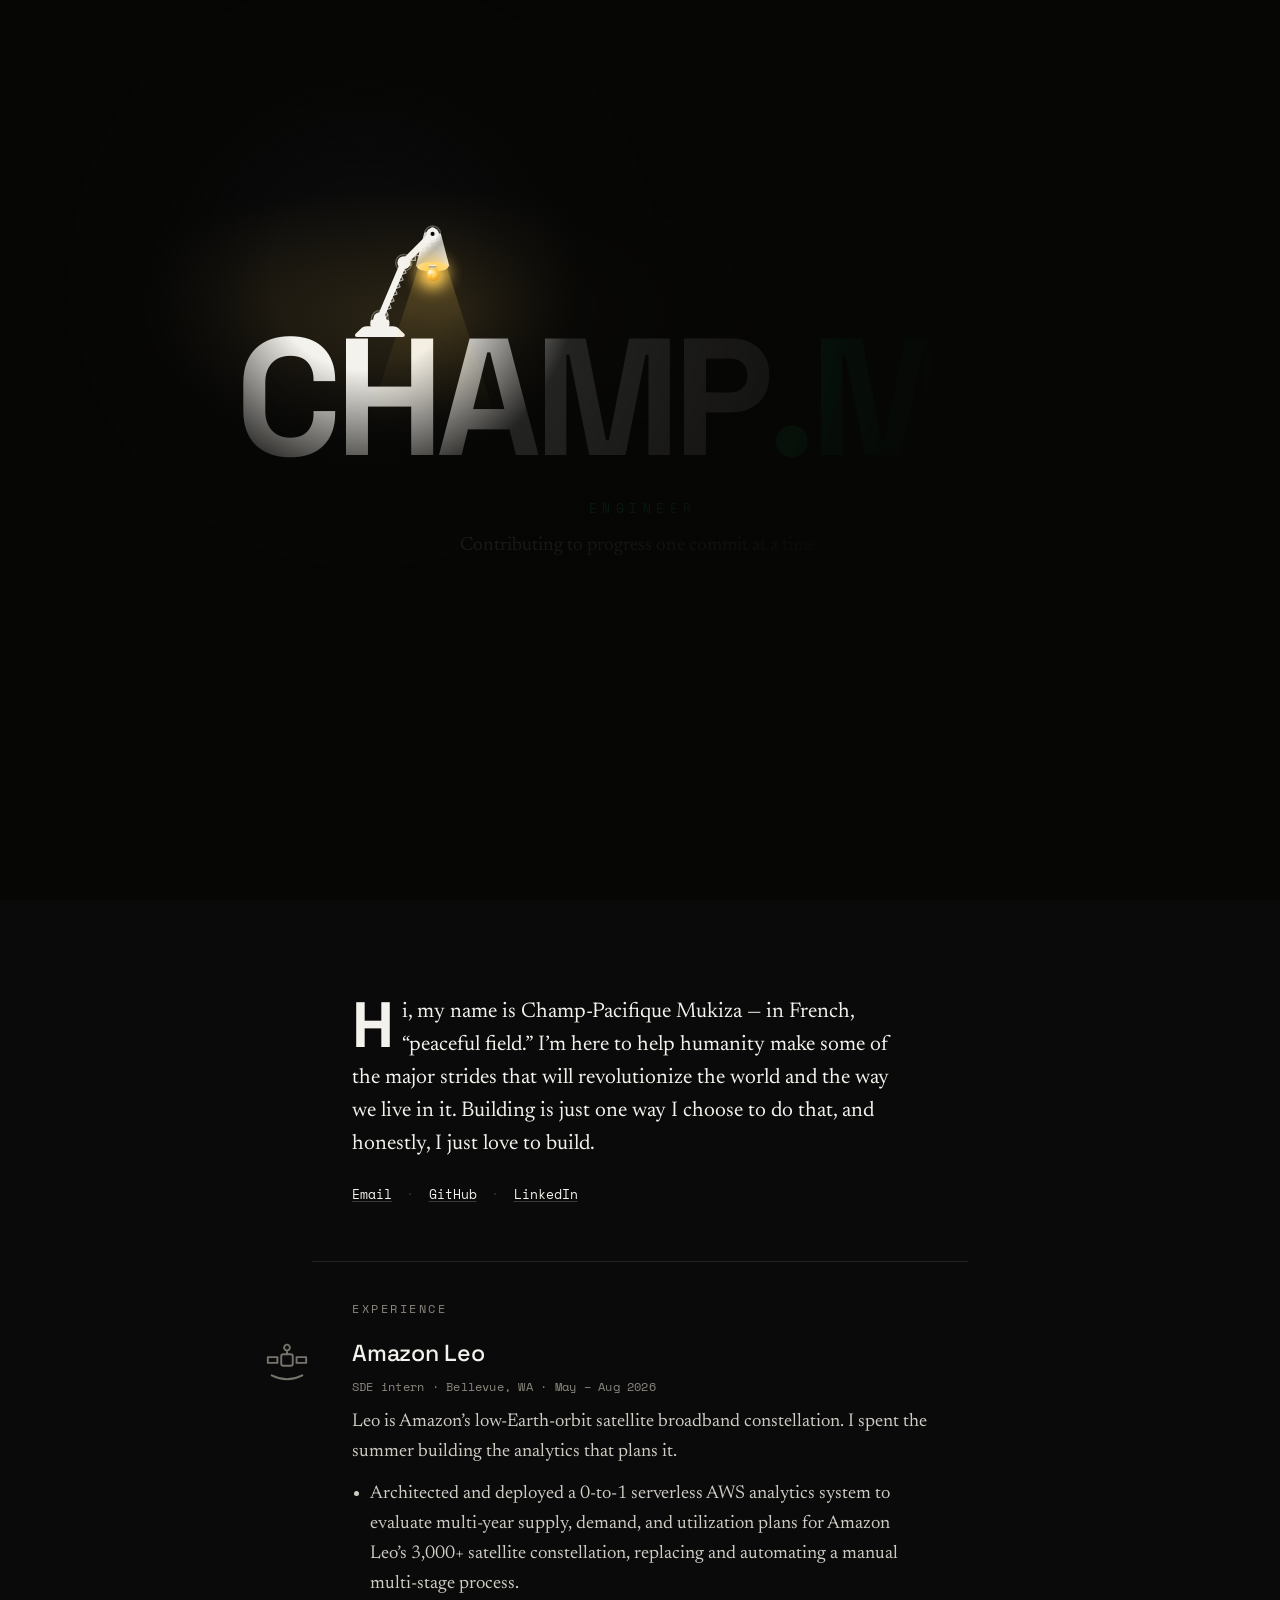
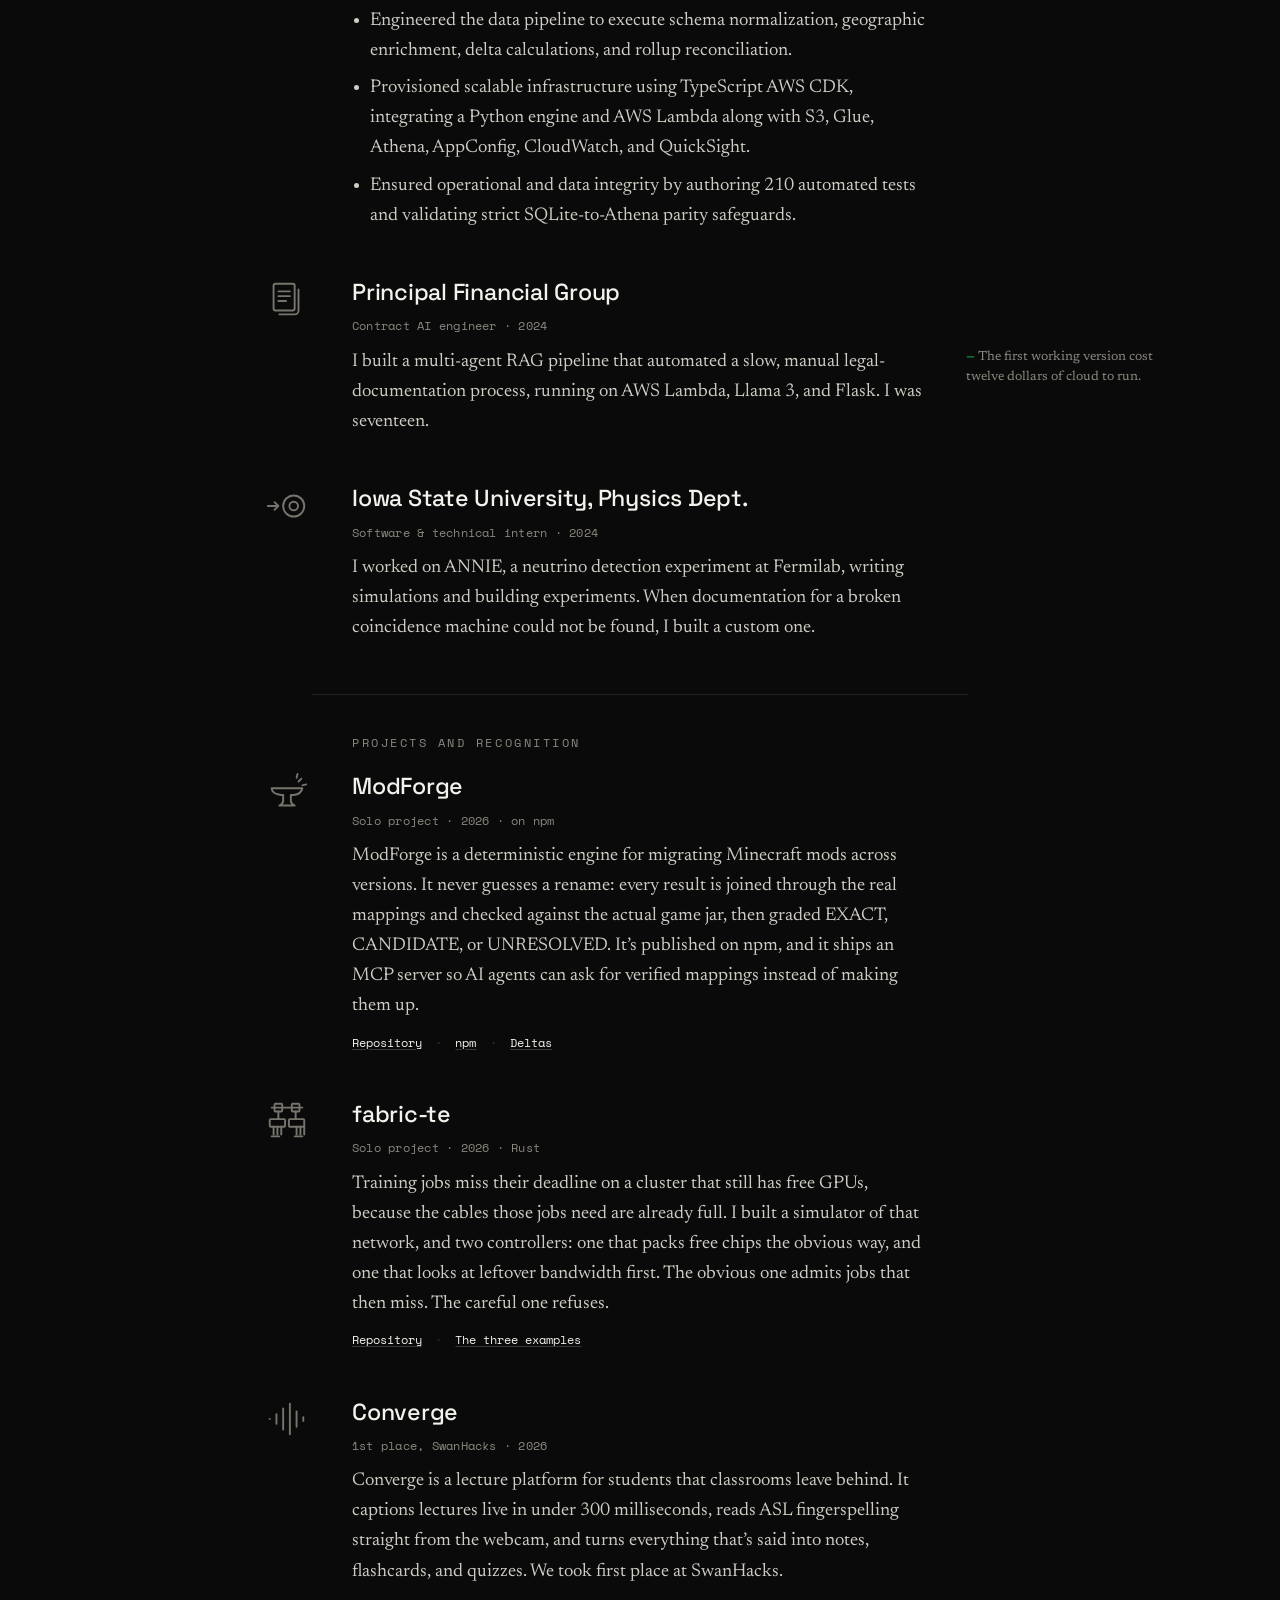
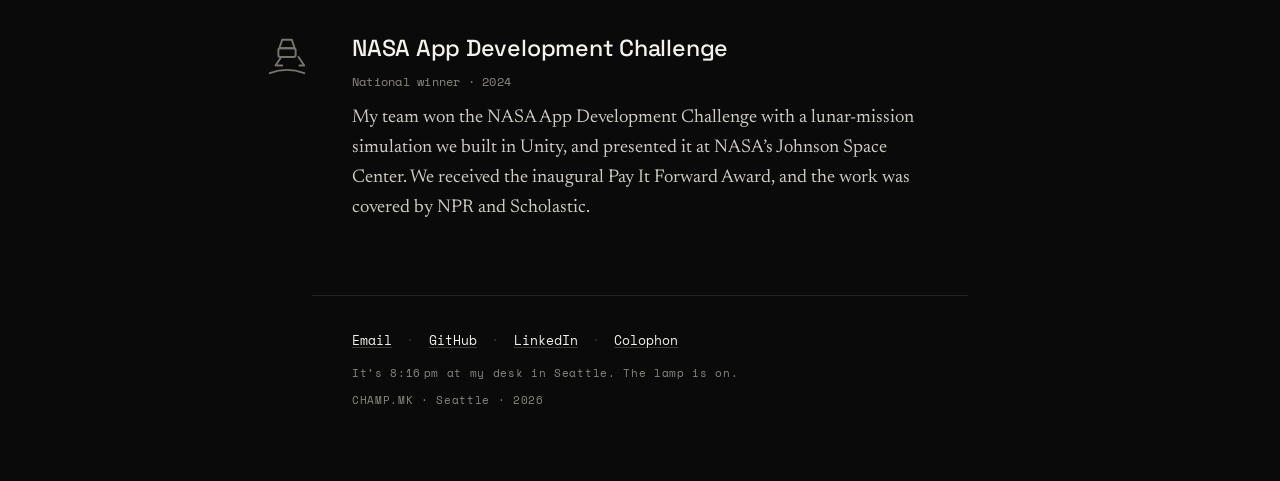
<file: index.html>
<!DOCTYPE html>
<html lang="en">
<head>
<meta charset="utf-8">
<meta name="viewport" content="width=device-width, initial-scale=1">
<meta name="color-scheme" content="dark light">
<script>try{var u=new URLSearchParams(location.search).get('theme');var t=u||localStorage.getItem('theme');if(t!=='light'&&t!=='dark'){var h=+new Intl.DateTimeFormat('en-US',{timeZone:'America/Los_Angeles',hour:'numeric',hourCycle:'h23'}).format(new Date());t=(h>=19||h<7)?'dark':'light';}document.documentElement.dataset.theme=t;}catch(e){document.documentElement.dataset.theme='dark';}</script>
<title>CHAMP.MK — Champ-Pacifique Mukiza</title>
<meta name="description" content="Champ-Pacifique Mukiza. Engineer, contributing to progress one commit at a time. Amazon Leo, ModForge, and more.">
<meta property="og:title" content="CHAMP.MK — Champ-Pacifique Mukiza">
<meta property="og:description" content="Engineer. Contributing to progress one commit at a time.">
<meta property="og:type" content="website">
<meta property="og:url" content="https://champmukiza.site">
<meta property="og:image" content="https://champmukiza.site/og.png">
<meta property="og:image:width" content="1200">
<meta property="og:image:height" content="630">
<meta name="twitter:card" content="summary_large_image">
<link rel="canonical" href="https://champmukiza.site">
<link rel="icon" type="image/svg+xml" href="favicon.svg">
<link rel="stylesheet" href="fonts.css?v=1">
<link rel="stylesheet" href="styles.css?v=13">
<noscript><style>#intro{display:none}</style></noscript>
</head>
<body>

<!-- ============================================================
     INTRO — the room is dark. The lamp flickers on and its light
     pools outward, revealing the page the way light actually would.
     Driven by intro.js; skippable; once per session; reduced-motion aware.
     ============================================================ -->
<div id="intro" aria-hidden="true"></div>

<a class="skip" href="#about">Skip to content</a>

<main>

  <!-- ===== HOME / HERO ===== -->
  <section id="home" class="hero">
    <div class="wordmark-wrap">
      <button class="lamp" type="button" aria-label="Toggle the light" aria-pressed="false" title="Click to switch. Grab the shade to aim. Grab an arm to pose it.">
        <svg viewBox="0 0 150 160" aria-hidden="true" focusable="false">
          <defs>
            <filter id="lglow" x="-160%" y="-160%" width="420%" height="420%">
              <feGaussianBlur stdDeviation="6"/>
            </filter>
            <linearGradient id="beamGrad" x1="0" y1="0" x2="0" y2="1">
              <stop offset="0" stop-color="#ffcf5a" stop-opacity="0.28"/>
              <stop offset="0.35" stop-color="#ffcf5a" stop-opacity="0.10"/>
              <stop offset="1" stop-color="#ffcf5a" stop-opacity="0"/>
            </linearGradient>
            <linearGradient id="shadeMetal" gradientUnits="userSpaceOnUse" x1="90" y1="72" x2="118" y2="100">
              <stop offset="0" stop-color="currentColor" stop-opacity="0.58"/>
              <stop offset="0.28" stop-color="currentColor" stop-opacity="1"/>
              <stop offset="0.5" stop-color="currentColor" stop-opacity="0.72"/>
              <stop offset="1" stop-color="currentColor" stop-opacity="1"/>
            </linearGradient>
            <radialGradient id="bulbOn" cx="38%" cy="32%" r="72%">
              <stop offset="0" stop-color="#fff6d0"/>
              <stop offset="0.42" stop-color="#ffd35a"/>
              <stop offset="1" stop-color="#e09218"/>
            </radialGradient>
          </defs>
          <!-- weighted base: flat bottom resting on the letters -->
          <path class="l-solid" d="M41 158 Q38.5 158 39.5 155.6 L45 150.4 Q46.2 149 49 149 L71 149 Q73.8 149 75 150.4 L80.5 155.6 Q81.5 158 79 158 Z"/>
          <rect class="l-solid" x="52" y="143.5" width="16" height="6.5" rx="2.4"/>
          <circle class="l-washer" cx="60" cy="143" r="7.1"/>
          <circle class="l-joint" cx="60" cy="143" r="5.6"/>
          <circle class="l-bolt"  cx="60" cy="143" r="1.9"/>

          <!-- lower arm, nested: poseable around the base pivot -->
          <g class="l-lower">
            <path class="l-hit l-hit-lower" d="M60 143 L80 96"/>
            <path class="l-arm" d="M60 143 L80 96"/>
            <path class="l-spring" d="M64.0 142.0 L66.8 139.7 L64.9 135.5 L69.3 133.9 L67.4 129.6 L71.8 128.0 L69.9 123.7 L74.3 122.1 L72.4 117.8 L76.8 116.2 L74.9 112.0 L79.3 110.4 L77.4 106.1 L81.8 104.5 L79.9 100.2 L84.3 98.6 L84.0 95.0"/>
            <circle class="l-washer" cx="80" cy="96" r="6.8"/>
            <circle class="l-joint" cx="80" cy="96" r="5.4"/>
            <circle class="l-bolt"  cx="80" cy="96" r="1.8"/>

            <g class="l-upper">
              <path class="l-hit l-hit-upper" d="M80 96 L104 72"/>
              <path class="l-arm" d="M80 96 L104 72"/>
              <path class="l-spring" d="M82.5 99.0 L85.6 98.1 L85.4 93.9 L89.6 94.1 L89.4 89.9 L93.6 90.1 L93.4 85.9 L97.6 86.1 L97.4 81.9 L101.6 82.1 L101.4 77.9 L105.6 78.1 L106.5 75.0"/>

              <!-- HEAD — shade, bulb, beam. Pivot hardware stays on the arm. -->
              <g class="l-head">
                <path class="l-beam" d="M92 100 L116 100 L158 230 L50 230 Z"/>
                <path class="l-shade" d="M97 71 Q104 68 111 72 L118 99 Q104 104 90 99 Z"/>
                <path class="l-shine" d="M99 76 Q103 72 107 74"/>
                <circle class="l-solid" cx="104" cy="68.5" r="2"/>
                <ellipse class="l-mouth" cx="104" cy="99.5" rx="13" ry="4"/>
                <circle class="l-glow" cx="104" cy="105" r="13" filter="url(#lglow)"/>
                <g class="l-socket">
                  <path class="l-base" d="M100.8 97.8 h6.4 l-0.8 3.4 h-4.8 z"/>
                  <path class="l-thread" d="M101.2 99.2 h5.6 m-5.5 1.1 h5.4"/>
                  <path class="l-bulb" d="M102 101 q-3 2.2 -3 5 a5.4 5.4 0 1 0 10.8 0 q0 -2.8 -3 -5 z"/>
                  <path class="l-filament" d="M102.6 104.2 l1.1 1.6 l-1.6 1.6 l1.6 1.7 l-1.1 1.4"/>
                  <circle class="l-spec" cx="101.9" cy="103.8" r="1.6"/>
                  <path class="l-crack" d="M100.5 105.5 l2.6 1.7 l-2 1.9 l2.8 1.5"/>
                </g>
              </g>
              <circle class="l-washer" cx="104" cy="72" r="6.6"/>
              <circle class="l-joint" cx="104" cy="72" r="5.2"/>
              <circle class="l-bolt"  cx="104" cy="72" r="1.7"/>
            </g>
          </g>
        </svg>
      </button>
      <h1 class="wordmark"><span class="w-champ" tabindex="0" role="button" aria-expanded="false" aria-controls="champ-def" title="champ, n.m.">CHAMP</span><span class="dotmk">.MK</span></h1>
      <span class="defcard" id="champ-def" hidden>
        <span class="def-word" lang="fr">champ</span> <span class="def-ipa">/&#643;&#593;&#771;/</span> <span class="def-pos">n.m.</span> &mdash; French: <b>field</b>.<br>
        <i lang="fr">champ de vision</i> &mdash; field of view.<br>
        <i lang="fr">profondeur de champ</i> &mdash; depth of field.<br>
        <span class="def-note">Champ-Pacifique &mdash; &ldquo;peaceful field.&rdquo;</span>
      </span>
    </div>
    <p class="role">Engineer</p>
    <p class="tag">Contributing to progress one commit at a time.</p>
    <a class="scroll-cue" href="#about" aria-label="Scroll to content">
      <span>scroll</span>
    </a>
  </section>

  <!-- ===== ABOUT ===== -->
  <section id="about" class="about" tabindex="-1">
    <p class="lede">
      Hi, my name is Champ-Pacifique Mukiza &mdash; in French, &ldquo;peaceful
      field.&rdquo; I&rsquo;m here to help humanity make some of the major
      strides that will revolutionize the world and the way we live in it.
      Building is just one way I choose to do that, and honestly, I just love
      to build.
    </p>
    <p class="contact">
      <a href="mailto:champpacifiquemukiza@gmail.com">Email</a>
      <span class="dot" aria-hidden="true">&middot;</span>
      <a href="https://github.com/champmk">GitHub</a>
      <span class="dot" aria-hidden="true">&middot;</span>
      <a href="https://www.linkedin.com/in/champmukiza">LinkedIn</a>
    </p>
  </section>

  <!-- ===== EXPERIENCE ===== -->
  <section id="experience" aria-labelledby="exp-h">
    <h2 id="exp-h" class="label">Experience</h2>

    <article class="entry">
      <!-- each project keeps one hand-drawn object in the margin,
           in the lamp's dialect; it draws itself when the light finds it -->
      <svg class="obj" viewBox="0 0 48 48" aria-hidden="true" focusable="false">
        <rect x="18" y="18" width="12" height="12" rx="2" pathLength="100"/>
        <path d="M4 21 h10 v6 H4 z" pathLength="100"/>
        <path d="M34 21 h10 v6 h-10 z" pathLength="100"/>
        <path d="M24 18 v-4 m0 -6 a3 3 0 1 0 0.01 0" pathLength="100"/>
        <path d="M8 40 q16 8 32 0" pathLength="100"/>
      </svg>
      <h3>Amazon Leo</h3>
      <p class="meta">SDE intern &middot; Bellevue, WA &middot; May &ndash; Aug 2026</p>
      <p>
        Leo is Amazon&rsquo;s low-Earth-orbit satellite broadband constellation.
        I spent the summer building the analytics that plans it.
      </p>
      <ul>
        <li>Architected and deployed a 0-to-1 serverless AWS analytics system to evaluate multi-year supply, demand, and utilization plans for Amazon Leo&rsquo;s 3,000+ satellite constellation, replacing and automating a manual multi-stage process.</li>
        <li>Engineered the data pipeline to execute schema normalization, geographic enrichment, delta calculations, and rollup reconciliation.</li>
        <li>Provisioned scalable infrastructure using TypeScript AWS CDK, integrating a Python engine and AWS Lambda along with S3, Glue, Athena, AppConfig, CloudWatch, and QuickSight.</li>
        <li>Ensured operational and data integrity by authoring 210 automated tests and validating strict SQLite-to-Athena parity safeguards.</li>
      </ul>
    </article>

    <article class="entry">
      <svg class="obj" viewBox="0 0 48 48" aria-hidden="true" focusable="false">
        <rect x="10" y="8" width="22" height="28" rx="2" pathLength="100"/>
        <path d="M15 16 h12 m-12 5 h12 m-12 5 h8" pathLength="100"/>
        <path d="M36 14 v22 a4 4 0 0 1 -4 4 H16" pathLength="100"/>
      </svg>
      <h3>Principal Financial Group</h3>
      <p class="meta">Contract AI engineer &middot; 2024</p>
      <p>
        I built a multi-agent RAG pipeline that automated a slow, manual
        legal-documentation process, running on AWS Lambda, Llama&nbsp;3, and
        Flask. I was seventeen.
        <span class="note">The first working version cost twelve dollars of
        cloud to run.</span>
      </p>
    </article>

    <article class="entry">
      <svg class="obj" viewBox="0 0 48 48" aria-hidden="true" focusable="false">
        <path d="M4 24 h11 m-4 -4 l4 4 l-4 4" pathLength="100"/>
        <circle cx="31" cy="24" r="11" pathLength="100"/>
        <circle cx="31" cy="24" r="4.5" pathLength="100"/>
      </svg>
      <h3>Iowa State University, Physics Dept.</h3>
      <p class="meta">Software &amp; technical intern &middot; 2024</p>
      <p>
        I worked on ANNIE, a neutrino detection experiment at Fermilab, writing
        simulations and building experiments. When documentation for a broken
        coincidence machine could not be found, I built a custom one.
      </p>
    </article>
  </section>

  <!-- ===== PROJECTS AND RECOGNITION ===== -->
  <section id="made" aria-labelledby="made-h">
    <h2 id="made-h" class="label">Projects and recognition</h2>

    <article class="entry">
      <svg class="obj" viewBox="0 0 48 48" aria-hidden="true" focusable="false">
        <path d="M8 18 h32 q-1 6 -9 7 h-3 v6 q0 3 4 5 h-16 q4 -2 4 -5 v-6 h-2 q-10 -1 -10 -7 z" pathLength="100"/>
        <path d="M36 11 l3 -3 m1 7 l4 -1 m-10 -7 l1 -4" pathLength="100"/>
      </svg>
      <h3>ModForge</h3>
      <p class="meta">Solo project &middot; 2026 &middot; on npm</p>
      <p>
        ModForge is a deterministic engine for migrating Minecraft mods across
        versions. It never guesses a rename: every result is joined through the
        real mappings and checked against the actual game jar, then graded
        EXACT, CANDIDATE, or UNRESOLVED. It&rsquo;s published on npm, and it
        ships an MCP server so AI agents can ask for verified mappings instead
        of making them up.
      </p>
      <p class="links">
        <a href="https://github.com/champmk/modforge">Repository</a>
        <span class="dot" aria-hidden="true">&middot;</span>
        <a href="https://www.npmjs.com/package/modforge">npm</a>
        <span class="dot" aria-hidden="true">&middot;</span>
        <a href="https://github.com/champmk/modforge-deltas">Deltas</a>
      </p>
    </article>

    <article class="entry">
      <svg class="obj" viewBox="0 0 48 48" aria-hidden="true" focusable="false">
        <path d="M8 10 h32" pathLength="100"/>
        <rect x="11" y="6" width="8" height="8" rx="1" pathLength="100"/>
        <rect x="29" y="6" width="8" height="8" rx="1" pathLength="100"/>
        <path d="M15 14 v8 m18 -8 v8" pathLength="100"/>
        <rect x="6" y="22" width="16" height="8" rx="1" pathLength="100"/>
        <rect x="26" y="22" width="16" height="8" rx="1" pathLength="100"/>
        <path d="M10 30 v8 m4 0 v-8 m4 8 v-8 m16 0 v8 m4 0 v-8 m4 8 v-8" pathLength="100"/>
        <path d="M8 40 h8 m16 0 h8" pathLength="100"/>
      </svg>
      <h3>fabric-te</h3>
      <p class="meta">Solo project &middot; 2026 &middot; Rust</p>
      <p>
        Training jobs miss their deadline on a cluster that still has free
        GPUs, because the cables those jobs need are already full. I built a
        simulator of that network, and two controllers: one that packs free
        chips the obvious way, and one that looks at leftover bandwidth first.
        The obvious one admits jobs that then miss. The careful one refuses.
      </p>
      <p class="links">
        <a href="https://github.com/champmk/fabric-te">Repository</a>
        <span class="dot" aria-hidden="true">&middot;</span>
        <a href="fabric.html">The three examples</a>
      </p>
    </article>

    <article class="entry">
      <svg class="obj" viewBox="0 0 48 48" aria-hidden="true" focusable="false">
        <path d="M6 24 v0.01 M13 19 v10 M20 13 v22 M27 8 v32 M34 16 v16 M41 22 v4" pathLength="100"/>
      </svg>
      <h3>Converge</h3>
      <p class="meta">1st place, SwanHacks &middot; 2026</p>
      <p>
        Converge is a lecture platform for students that classrooms leave behind.
        It captions lectures live in under 300&nbsp;milliseconds, reads ASL
        fingerspelling straight from the webcam, and turns everything that&rsquo;s
        said into notes, flashcards, and quizzes. We took first place at SwanHacks.
      </p>
    </article>

    <article class="entry">
      <svg class="obj" viewBox="0 0 48 48" aria-hidden="true" focusable="false">
        <path d="M19 8 h10 l3 9 h-16 z" pathLength="100"/>
        <rect x="15" y="17" width="18" height="9" rx="2" pathLength="100"/>
        <path d="M18 26 l-6 9 m24 -9 l6 9 m-28 0 h5 m18 0 h5" pathLength="100"/>
        <path d="M6 43 q18 -7 36 0" pathLength="100"/>
      </svg>
      <h3>NASA App Development Challenge</h3>
      <p class="meta">National winner &middot; 2024</p>
      <p>
        My team won the NASA App Development Challenge with a lunar-mission
        simulation we built in Unity, and presented it at NASA&rsquo;s Johnson
        Space Center. We received the inaugural Pay It Forward Award, and the work
        was covered by NPR and Scholastic.
      </p>
    </article>

  </section>

  <footer>
    <p class="contact">
      <a href="mailto:champpacifiquemukiza@gmail.com">Email</a>
      <span class="dot" aria-hidden="true">&middot;</span>
      <a href="https://github.com/champmk">GitHub</a>
      <span class="dot" aria-hidden="true">&middot;</span>
      <a href="https://www.linkedin.com/in/champmukiza">LinkedIn</a>
      <span class="dot" aria-hidden="true">&middot;</span>
      <a href="colophon.html">Colophon</a>
    </p>
    <p class="colophon desk-line" id="desk-clock" hidden></p>
    <p class="colophon" id="commit-line" hidden></p>
    <p class="colophon">CHAMP.MK &middot; Seattle &middot; 2026</p>
  </footer>

</main>

<script src="intro.js?v=2" defer></script>
<script src="lamp.js?v=4" defer></script>
<script src="desk.js" defer></script>
<script src="honest.js?v=2" defer></script>
</body>
</html>
</file>
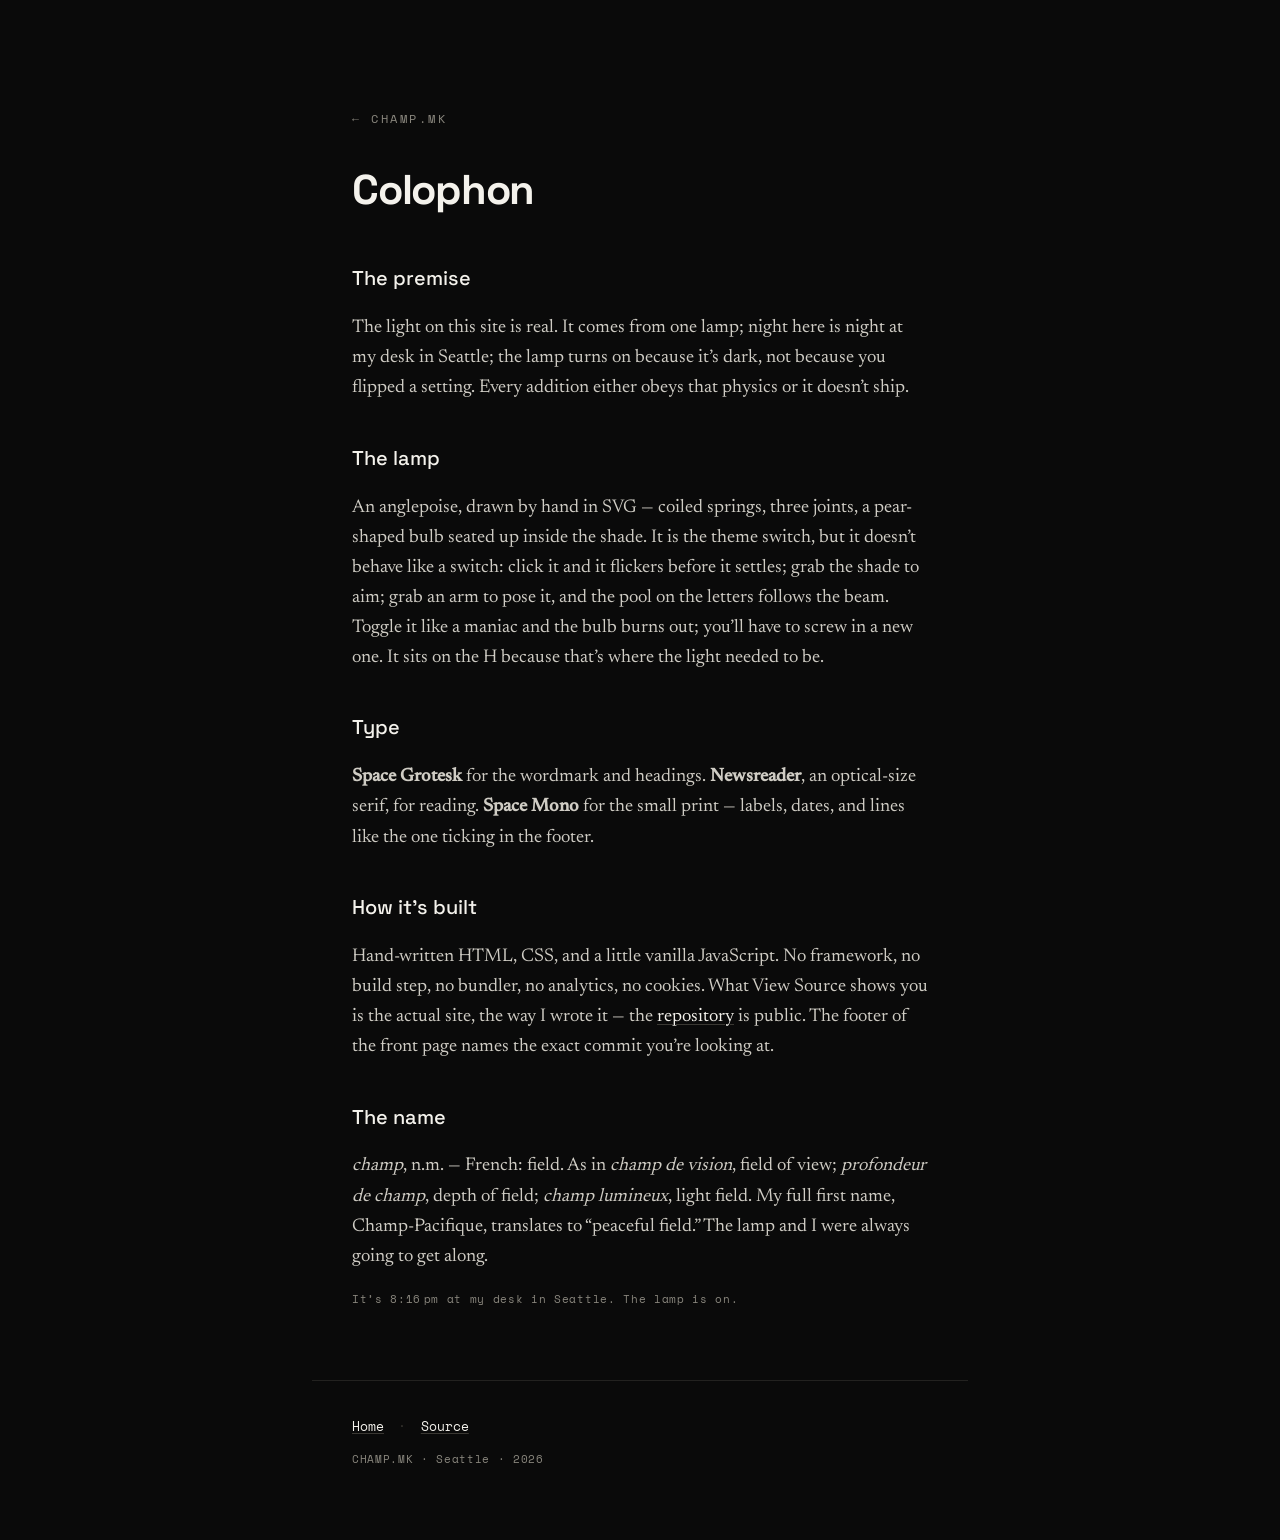
<file: colophon.html>
<!DOCTYPE html>
<html lang="en">
<head>
<meta charset="utf-8">
<meta name="viewport" content="width=device-width, initial-scale=1">
<meta name="color-scheme" content="dark light">
<script>try{var t=localStorage.getItem('theme');if(t!=='light'&&t!=='dark'){var h=+new Intl.DateTimeFormat('en-US',{timeZone:'America/Los_Angeles',hour:'numeric',hourCycle:'h23'}).format(new Date());t=(h>=19||h<7)?'dark':'light';}document.documentElement.dataset.theme=t;}catch(e){document.documentElement.dataset.theme='dark';}</script>
<title>Colophon — CHAMP.MK</title>
<meta name="description" content="How this site is made: the type, the lamp, and the no-build rule.">
<link rel="canonical" href="https://champmukiza.site/colophon.html">
<link rel="icon" type="image/svg+xml" href="favicon.svg">
<link rel="stylesheet" href="fonts.css?v=1">
<link rel="stylesheet" href="styles.css?v=13">
</head>
<body class="revealed">

<main>
  <section class="page">
    <a class="page-home" href="/">&larr; champ.mk</a>
    <h1>Colophon</h1>

    <h2>The premise</h2>
    <p>
      The light on this site is real. It comes from one lamp; night here is
      night at my desk in Seattle; the lamp turns on because it&rsquo;s dark,
      not because you flipped a setting. Every addition either obeys that
      physics or it doesn&rsquo;t ship.
    </p>

    <h2>The lamp</h2>
    <p>
      An anglepoise, drawn by hand in SVG &mdash; coiled springs, three
      joints, a pear-shaped bulb seated up inside the shade. It is the theme
      switch, but it doesn&rsquo;t behave like a switch: click it and it
      flickers before it settles; grab the shade to aim; grab an arm to pose
      it, and the pool on the letters follows the beam. Toggle it like a
      maniac and the bulb burns out; you&rsquo;ll have to screw in a new one.
      It sits on the H because that&rsquo;s where the light needed to be.
    </p>

    <h2>Type</h2>
    <p>
      <strong>Space Grotesk</strong> for the wordmark and headings.
      <strong>Newsreader</strong>, an optical-size serif, for reading.
      <strong>Space Mono</strong> for the small print &mdash; labels, dates,
      and lines like the one ticking in the footer.
    </p>

    <h2>How it&rsquo;s built</h2>
    <p>
      Hand-written HTML, CSS, and a little vanilla JavaScript. No framework,
      no build step, no bundler, no analytics, no cookies. What View Source
      shows you is the actual site, the way I wrote it &mdash; the
      <a href="https://github.com/champmk/champmukiza.site">repository</a> is
      public. The footer of the front page names the exact commit you&rsquo;re
      looking at.
    </p>

    <h2>The name</h2>
    <p lang="fr">
      <em>champ</em>, n.m. &mdash; French: <span lang="en">field. As in
      <em>champ de vision</em>, field of view; <em>profondeur de champ</em>,
      depth of field; <em>champ lumineux</em>, light field.</span>
      <span lang="en">My full first name, Champ-Pacifique, translates to
      &ldquo;peaceful field.&rdquo; The lamp and I were always going to get
      along.</span>
    </p>

    <p class="colophon desk-line" id="desk-clock" hidden></p>
  </section>

  <footer>
    <p class="contact">
      <a href="/">Home</a>
      <span class="dot" aria-hidden="true">&middot;</span>
      <a href="https://github.com/champmk/champmukiza.site">Source</a>
    </p>
    <p class="colophon">CHAMP.MK &middot; Seattle &middot; 2026</p>
  </footer>
</main>

<script src="desk.js" defer></script>
</body>
</html>
</file>
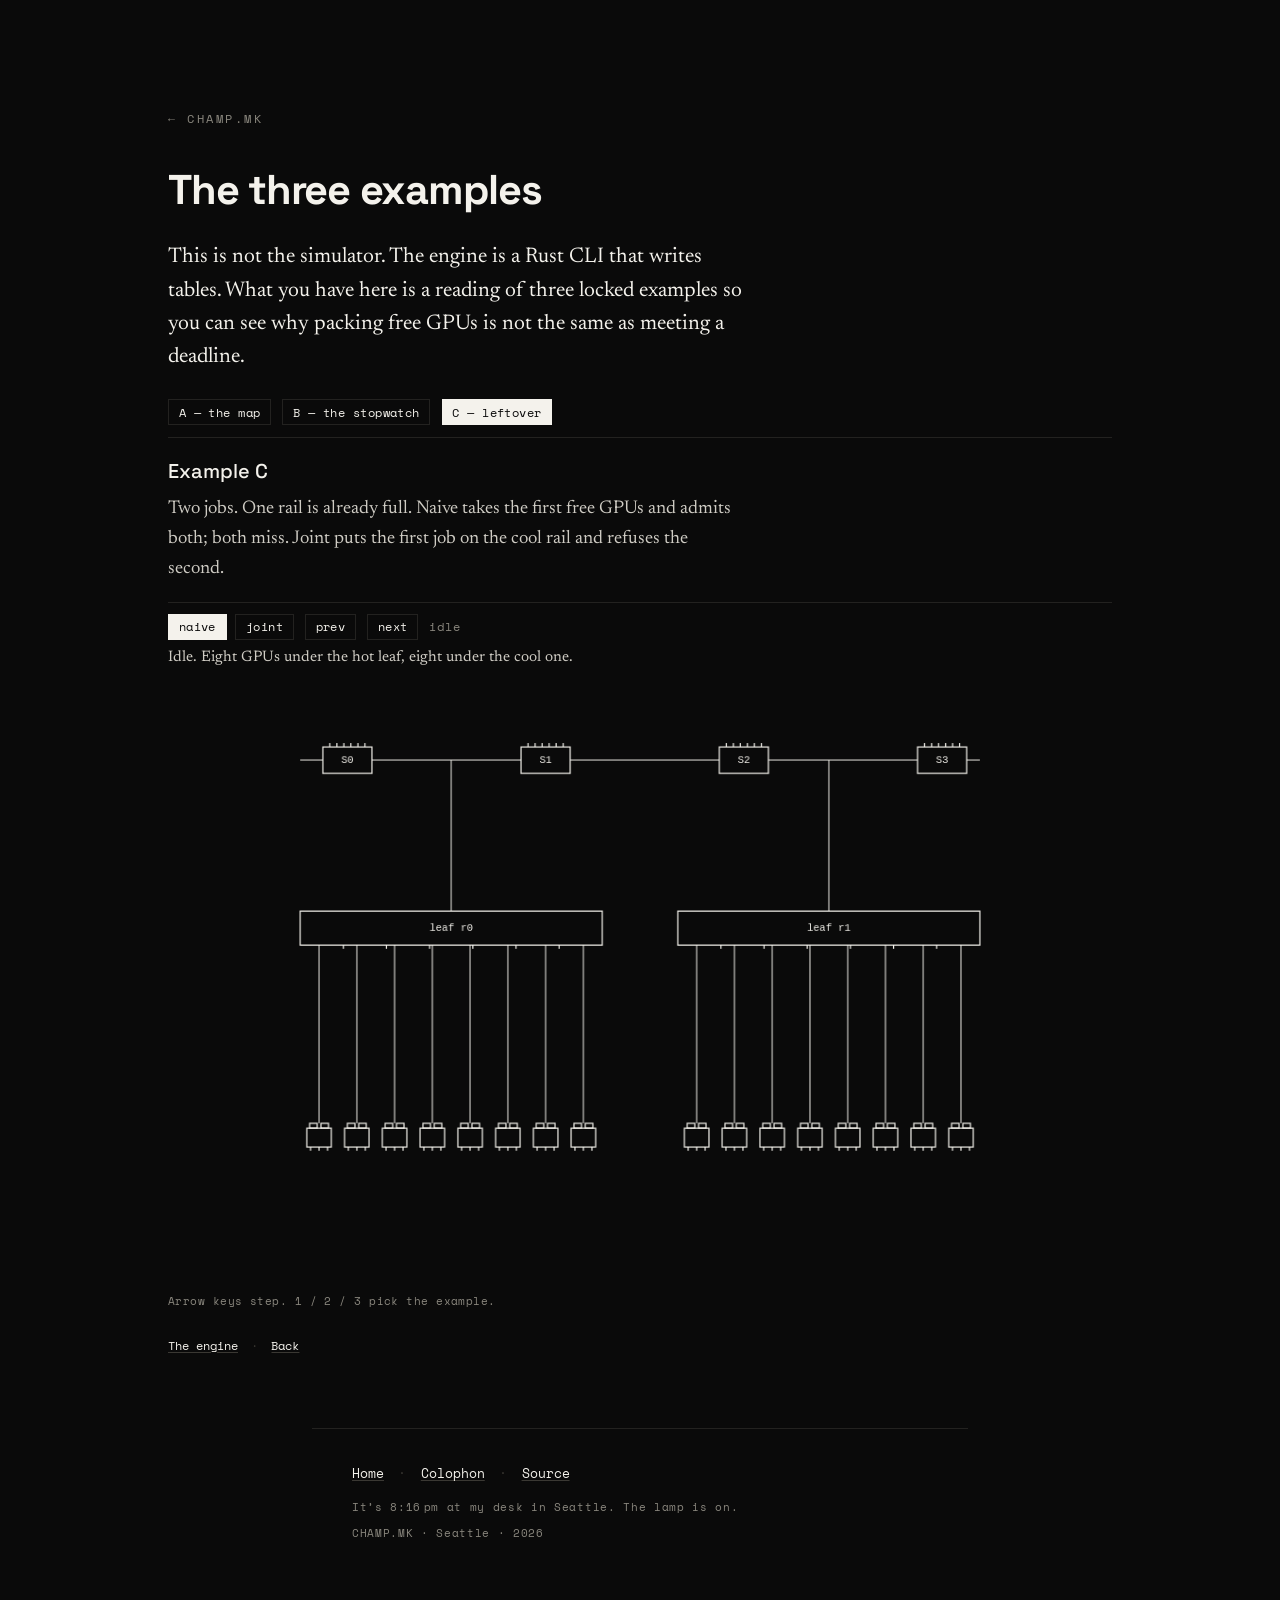
<file: fabric.html>
<!DOCTYPE html>
<html lang="en">
<head>
<meta charset="utf-8">
<meta name="viewport" content="width=device-width, initial-scale=1">
<meta name="color-scheme" content="dark light">
<script>try{var t=localStorage.getItem('theme');if(t!=='light'&&t!=='dark'){var h=+new Intl.DateTimeFormat('en-US',{timeZone:'America/Los_Angeles',hour:'numeric',hourCycle:'h23'}).format(new Date());t=(h>=19||h<7)?'dark':'light';}document.documentElement.dataset.theme=t;}catch(e){document.documentElement.dataset.theme='dark';}</script>
<title>The three examples — CHAMP.MK</title>
<meta name="description" content="Three locked examples from fabric-te: the map, the ring stopwatch, and leftover-aware admit. This is not the simulator.">
<link rel="canonical" href="https://champmukiza.site/fabric.html">
<link rel="icon" type="image/svg+xml" href="favicon.svg">
<link rel="stylesheet" href="fonts.css?v=1">
<link rel="stylesheet" href="styles.css?v=13">
</head>
<body class="revealed">

<main>
  <section class="page viz">
    <a class="page-home" href="/">&larr; champ.mk</a>
    <h1>The three examples</h1>
    <p class="lede">
      This is not the simulator. The engine is a Rust CLI that writes tables.
      What you have here is a reading of three locked examples so you can see
      why packing free GPUs is not the same as meeting a deadline.
    </p>

    <div class="viz-tabs" role="tablist">
      <button type="button" id="tab-A" role="tab" aria-selected="false">A &mdash; the map</button>
      <button type="button" id="tab-B" role="tab" aria-selected="false">B &mdash; the stopwatch</button>
      <button type="button" id="tab-C" role="tab" aria-selected="true" class="on">C &mdash; leftover</button>
    </div>

    <div id="copy-A" class="viz-copy">
      <h2>Example A</h2>
      <p>32 servers, eight GPUs each. This is the map. No jobs yet.</p>
    </div>

    <div id="copy-B" class="viz-copy">
      <h2>Example B</h2>
      <p>One ring AllReduce, eight GPUs, 64&nbsp;MiB. A stopwatch. No leftover, no packing.</p>
    </div>

    <div id="copy-C" class="viz-copy on">
      <h2>Example C</h2>
      <p>
        Two jobs. One rail is already full. Naive takes the first free GPUs
        and admits both; both miss. Joint puts the first job on the cool rail
        and refuses the second.
      </p>
    </div>

    <nav class="viz-nav" aria-label="Example steps">
      <span id="c-only">
        <button type="button" id="naive" class="on">naive</button>
        <button type="button" id="joint">joint</button>
      </span>
      <button type="button" id="prev">prev</button>
      <button type="button" id="next">next</button>
      <span id="label" class="viz-label"></span>
    </nav>
    <p id="step" class="viz-step"></p>

    <div class="viz-stage">
      <canvas id="c" width="1000" height="620" aria-label="Stepped diagram of the current example"></canvas>
    </div>

    <p class="viz-keys">Arrow keys step. 1 / 2 / 3 pick the example.</p>

    <p class="links">
      <a href="https://github.com/champmk/fabric-te">The engine</a>
      <span class="dot" aria-hidden="true">&middot;</span>
      <a href="/">Back</a>
    </p>
  </section>

  <footer>
    <p class="contact">
      <a href="/">Home</a>
      <span class="dot" aria-hidden="true">&middot;</span>
      <a href="colophon.html">Colophon</a>
      <span class="dot" aria-hidden="true">&middot;</span>
      <a href="https://github.com/champmk/champmukiza.site">Source</a>
    </p>
    <p class="colophon desk-line" id="desk-clock" hidden></p>
    <p class="colophon" id="commit-line" hidden></p>
    <p class="colophon">CHAMP.MK &middot; Seattle &middot; 2026</p>
  </footer>
</main>

<script src="desk.js" defer></script>
<script src="honest.js" defer></script>
<script src="fabric.js" defer></script>
</body>
</html>
</file>
<file: fonts.css>
/* Self-hosted type — no third-party requests, faster first paint.
   Latin subsets of the Google-served woff2 files; variable where the
   foundry ships variable (Newsreader carries its optical-size axis). */

@font-face {
  font-family: "Newsreader";
  font-style: normal;
  font-weight: 400 500;
  font-display: swap;
  src: url("fonts/newsreader-var.woff2") format("woff2");
  unicode-range: U+0000-00FF, U+0131, U+0152-0153, U+02BB-02BC, U+02C6, U+02DA, U+02DC, U+0304, U+0308, U+0329, U+2000-206F, U+20AC, U+2122, U+2191, U+2193, U+2212, U+2215, U+FEFF, U+FFFD;
}
@font-face {
  font-family: "Space Grotesk";
  font-style: normal;
  font-weight: 400 700;
  font-display: swap;
  src: url("fonts/space-grotesk-var.woff2") format("woff2");
  unicode-range: U+0000-00FF, U+0131, U+0152-0153, U+02BB-02BC, U+02C6, U+02DA, U+02DC, U+0304, U+0308, U+0329, U+2000-206F, U+20AC, U+2122, U+2191, U+2193, U+2212, U+2215, U+FEFF, U+FFFD;
}
@font-face {
  font-family: "Space Mono";
  font-style: normal;
  font-weight: 400;
  font-display: swap;
  src: url("fonts/space-mono-400.woff2") format("woff2");
  unicode-range: U+0000-00FF, U+0131, U+0152-0153, U+02BB-02BC, U+02C6, U+02DA, U+02DC, U+0304, U+0308, U+0329, U+2000-206F, U+20AC, U+2122, U+2191, U+2193, U+2212, U+2215, U+FEFF, U+FFFD;
}
@font-face {
  font-family: "Space Mono";
  font-style: normal;
  font-weight: 700;
  font-display: swap;
  src: url("fonts/space-mono-700.woff2") format("woff2");
  unicode-range: U+0000-00FF, U+0131, U+0152-0153, U+02BB-02BC, U+02C6, U+02DA, U+02DC, U+0304, U+0308, U+0329, U+2000-206F, U+20AC, U+2122, U+2191, U+2193, U+2212, U+2215, U+FEFF, U+FFFD;
}
</file>
<file: styles.css>
/* CHAMP.MK — personal site
   Plain HTML + CSS + a little JS for the intro. No build step. */

:root {
  --bg:      #0a0a0a;
  --ink:     #f4f2ec;   /* near-white text */
  --soft:    #cfccc4;   /* body text */
  --muted:   #8a877e;   /* meta, labels */
  --line:    #232220;   /* hairlines on dark */
  --faint:   #3a3833;   /* underlines, dot separators */
  --accent:  #16e16a;   /* vibrant green (accent) */
  --white:   #f3f0e8;   /* warm white panel */

  --display: "Space Grotesk", system-ui, sans-serif;
  --serif:   "Newsreader", Georgia, serif;
  --mono:    "Space Mono", ui-monospace, "SF Mono", Menlo, Consolas, monospace;

  /* the one easing every motion on this site uses */
  --champ-ease: cubic-bezier(0.22, 0.72, 0.14, 1);

  color-scheme: dark;
}

/* Daytime — the lamp is off because the room is already lit.
   (Night is the default: dark room, lamp on.) */
:root[data-theme="light"] {
  --bg:    #f4f1ea;
  --ink:   #1b1a17;
  --soft:  #35332c;
  --muted: #76736a;
  --line:  #e3dfd4;
  --faint: #cfc9bc;
  color-scheme: light;
}

/* Smooth the theme change (color only — never transforms, so the intro is untouched) */
body,
main, main *,
footer, footer * {
  transition: background-color 0.35s var(--champ-ease), border-color 0.35s var(--champ-ease), color 0.35s var(--champ-ease), fill 0.3s var(--champ-ease);
}

* { box-sizing: border-box; }
html { -webkit-text-size-adjust: 100%; }
body { overflow-x: clip; }   /* belt-and-suspenders against any horizontal overflow */

body {
  margin: 0;
  background: var(--bg);
  color: var(--soft);
  font-family: var(--serif);
  font-size: clamp(1.02rem, 0.96rem + 0.3vw, 1.16rem);
  line-height: 1.62;
  -webkit-font-smoothing: antialiased;
  text-rendering: optimizeLegibility;
}

/* lock scroll while the intro plays */
body.intro-active { overflow: hidden; }

a {
  color: var(--ink);
  text-decoration: underline;
  text-decoration-color: var(--faint);
  text-underline-offset: 0.18em;
  text-decoration-thickness: 1px;
  transition: color 0.15s var(--champ-ease), text-decoration-color 0.15s var(--champ-ease);
}
a:hover { color: var(--accent); text-decoration-color: var(--accent); }

/* ============================================================
   INTRO OVERLAY — darkness with a hole where the lamplight is.
   --mx/--my: the bulb's viewport position (set by intro.js).
   --r:       the light pool's radius, animated by intro.js.
   The gradient's soft outer band is the penumbra; light never
   has a hard edge, so neither does the reveal.
   ============================================================ */
#intro {
  position: fixed;
  inset: 0;
  z-index: 9999;
  pointer-events: none;
  --mx: 50vw;
  --my: 42vh;
  --r: 0px;
  background: radial-gradient(
    circle at var(--mx) var(--my),
    rgba(6, 6, 5, 0)    calc(var(--r) * 0.45),
    rgba(6, 6, 5, 0.88) var(--r),
    #060605             calc(var(--r) + 42vmin)
  );
}
#intro.done { display: none; }

/* While the room is dark the lamp sits ABOVE the darkness — a dim
   silhouette until it flickers on. Forced to a light ink so it reads
   against black even when the underlying theme is daytime. */
body.intro-active .lamp { z-index: 10001; color: #f4f2ec; opacity: 0.18; }
body.intro-active .l-glow  { opacity: 0; }
body.intro-active.intro-lit .lamp { opacity: 1; transition: opacity 0.12s var(--champ-ease); }
body.intro-active.intro-lit .l-glow { opacity: 0.95; }

/* ============================================================
   HERO / HOME
   ============================================================ */
.hero {
  min-height: 100svh;
  display: flex;
  flex-direction: column;
  align-items: center;
  justify-content: center;
  text-align: center;
  padding: 2rem clamp(1.4rem, 6vw, 3rem) 3rem;
  position: relative;
}

.wordmark {
  font-family: var(--display);
  font-weight: 700;
  font-size: var(--wm);
  line-height: 0.9;
  letter-spacing: -0.045em;
  color: var(--ink);
  margin: 0;
  max-width: 100%;
  position: relative;   /* paints above the lamplight pool (::before) */
  z-index: 1;
}
.wordmark .w-champ,
.wordmark .dotmk { display: inline-block; will-change: transform; }
.wordmark .dotmk { color: var(--accent); }
.wordmark .w-champ { cursor: help; outline: none; }
.wordmark .w-champ:focus-visible { outline: 2px solid var(--accent); outline-offset: 6px; }

/* ---- The dictionary entry. His name is doing design work. ---- */
.defcard {
  position: absolute;
  top: calc(100% + 1.1rem);
  left: 0;
  z-index: 6;
  display: block;
  width: max-content;
  max-width: min(24rem, 88vw);
  padding: 0.85rem 1.1rem 0.9rem;
  text-align: left;
  background: var(--bg);
  border: 1px solid var(--line);
  box-shadow: 0 10px 30px rgba(0, 0, 0, 0.25);
  font-family: var(--serif);
  font-size: clamp(0.86rem, 0.8rem + 0.3vw, 0.98rem);
  line-height: 1.7;
  color: var(--soft);
  letter-spacing: normal;
}
.defcard[hidden] { display: none; }
.defcard .def-word { font-style: italic; color: var(--ink); }
.defcard .def-ipa  { font-family: var(--mono); font-size: 0.82em; color: var(--muted); }
.defcard .def-pos  { color: var(--muted); }
.defcard b { color: var(--ink); font-weight: 600; }
.defcard i { color: var(--ink); }
.defcard .def-note { font-family: var(--mono); font-size: 0.76em; color: var(--muted); letter-spacing: 0.04em; }

/* ---- Lamp (theme toggle), seated on top of CHAMP ---- */
/* --wm == the wordmark font-size, shared by the wordmark and the lamp so the
   lamp scales AND seats in font-relative units. That glues it to the cap-tops
   on every device, regardless of which font metrics are in play. */
.wordmark-wrap { --wm: clamp(2rem, 13vw, 12rem); position: relative; display: inline-block; }

.lamp {
  font-size: var(--wm);         /* 1em now == the wordmark's font-size */
  --seat: 0.10em;               /* font-relative: base rests on the cap-top line */
  position: absolute;
  left: 9%;
  bottom: 100%;
  width: 1.08em;
  margin: 0; padding: 0; border: 0;
  background: none;
  color: var(--ink);
  cursor: pointer;
  line-height: 0;
  transform: translateY(var(--seat));
  z-index: 4;
  overflow: visible;
  -webkit-tap-highlight-color: transparent;
  touch-action: none;   /* head-aiming and chain-pulling work on touch */
}
.lamp svg { width: 100%; height: auto; display: block; overflow: visible; }
.lamp:focus-visible { outline: 2px solid var(--accent); outline-offset: 5px; border-radius: 8px; }

/* Night (default): it's dark, so the lamp is ON. Day: sunlight fills
   the room, so the lamp is off and merely casts a soft paper shadow. */
.l-arm    { fill: none; stroke: currentColor; stroke-width: 5.5; stroke-linecap: round; stroke-linejoin: round; pointer-events: none; }
.l-spring { fill: none; stroke: currentColor; stroke-width: 1.15; stroke-linecap: round; stroke-linejoin: round; opacity: 0.62; pointer-events: none; }
.l-hit    { fill: none; stroke: transparent; stroke-width: 14; stroke-linecap: round; pointer-events: stroke; cursor: grab; }
.l-solid  { fill: currentColor; }
.l-shade  { fill: url(#shadeMetal); }
.l-shine  { fill: none; stroke: #fff8e6; stroke-width: 1.15; stroke-linecap: round; opacity: 0.28; pointer-events: none; }
.l-washer { fill: none; stroke: currentColor; stroke-width: 1.15; opacity: 0.32; pointer-events: none; }
.l-mouth  { fill: #ffe49b; }
.l-base   { fill: currentColor; }
.l-thread { fill: none; stroke: var(--bg); stroke-width: 0.55; stroke-linecap: round; opacity: 0.55; pointer-events: none; }
.l-joint  { fill: currentColor; }
.l-bolt   { fill: var(--bg); }
.l-bulb   { fill: url(#bulbOn); filter: drop-shadow(0 0 5px rgba(255,196,70,0.9));
            transition: fill 0.35s var(--champ-ease), filter 0.35s var(--champ-ease); }
.l-filament { fill: none; stroke: #ff9a1a; stroke-width: 0.7; stroke-linecap: round; stroke-linejoin: round;
              opacity: 0.95; pointer-events: none; }
.l-spec   { fill: #fff8e6; opacity: 0.75; }
.l-glow   { fill: #ffcf5a; opacity: 0.95; transition: opacity 0.35s var(--champ-ease); pointer-events: none; }


:root[data-theme="light"] .l-mouth { fill: #3b372f; }
:root[data-theme="light"] .l-bulb  { fill: #8b857c; filter: none; }
:root[data-theme="light"] .l-spec  { fill: currentColor; opacity: 0.3; }
:root[data-theme="light"] .l-glow  { opacity: 0; }
:root[data-theme="light"] .l-filament { opacity: 0; }
:root[data-theme="light"] .l-shine { opacity: 0.08; }
:root[data-theme="light"] .lamp svg { filter: drop-shadow(0.028em 0.05em 0.04em rgba(27, 26, 23, 0.18)); }

/* ---- Poseable joints: shade aims, arms fold, chain hangs plumb ---- */
.l-head { cursor: grab; }
.lamp.aiming .l-head,
.lamp.posing .l-hit { cursor: grabbing; }

/* The visible cone of light. Real at night, gone by day. */
.l-beam { fill: url(#beamGrad); opacity: 0.8; transition: opacity 0.35s var(--champ-ease); pointer-events: none; }
:root[data-theme="light"] .l-beam { opacity: 0; }
body.intro-active .l-beam { opacity: 0; }
body.intro-active.intro-lit .l-beam { opacity: 0.9; }
.lamp.flicker .l-beam { animation: lampFlick 0.6s linear; }

/* Burnout: the filament is gone. No glow, no beam, cracked glass —
   and the room stays dark until a new bulb is screwed in. */
.l-crack { display: none; fill: none; stroke: #17150f; stroke-width: 0.8; stroke-linecap: round; }
.lamp.burnt .l-glow  { opacity: 0 !important; }
.lamp.burnt .l-beam  { opacity: 0 !important; }
.lamp.burnt .l-bulb  { fill: #4a463f !important; filter: none !important; cursor: pointer; }
.lamp.burnt .l-mouth { fill: #2b2823 !important; }
.lamp.burnt .l-spec  { opacity: 0.12 !important; }
.lamp.burnt .l-filament { opacity: 0 !important; }
.lamp.burnt .l-crack { display: block; }
.lamp.burnt .l-socket { cursor: pointer; }

/* The pool of lamplight on the wall behind the wordmark — night only.
   --pool-x / --pool-y are the beam's landing, in this overlay's space,
   so the warm patch follows the shade when you pose the lamp. */
.wordmark-wrap {
  --pool-x: 43%;
  --pool-y: 31%;
}
.wordmark-wrap::before {
  content: "";
  position: absolute;
  left: -150%;
  top: -350%;
  width: 400%;
  height: 1000%;
  pointer-events: none;
  z-index: 0;
  background: radial-gradient(
    ellipse 16% 12% at var(--pool-x) var(--pool-y),
    rgba(255, 205, 92, 0.14),
    rgba(255, 205, 92, 0.05) 46%,
    rgba(255, 205, 92, 0) 72%
  );
}
:root[data-theme="light"] .wordmark-wrap::before,
.wordmark-wrap:has(.lamp.burnt)::before { content: none; }
:root[data-theme="light"] .wordmark { text-shadow: 0.012em 0.028em 0.05em rgba(27, 26, 23, 0.10); }

/* flicker on click — the light stutters before settling into the new state */
.lamp.flicker .l-glow { animation: lampFlick 0.6s linear; }
.lamp.flicker .l-bulb { animation: bulbFlick 0.6s linear; }
.lamp.flicker .l-filament { animation: lampFlick 0.6s linear; }
@keyframes lampFlick {
  0%{opacity:1} 8%{opacity:.12} 17%{opacity:.9} 27%{opacity:.08}
  39%{opacity:1} 52%{opacity:.3} 66%{opacity:1} 80%{opacity:.5} 100%{opacity:1}
}
@keyframes bulbFlick {
  0%,39%,66%,100%{filter:brightness(1)} 8%,27%{filter:brightness(2.1)} 17%,52%{filter:brightness(.55)}
}

.role {
  font-family: var(--mono);
  font-size: 0.82rem;
  text-transform: uppercase;
  letter-spacing: 0.42em;
  color: var(--accent);
  margin: 1.6rem 0 0;
  padding-left: 0.42em;   /* optical: balance the trailing letterspacing */
}

.tag {
  font-family: var(--serif);
  font-size: clamp(1rem, 0.9rem + 0.5vw, 1.2rem);
  color: var(--soft);
  margin: 0.7rem auto 0;
  /* Definite rem lengths via breakpoints — % / vw / min() silently fail to
     constrain a column flex item in some engines, so the line never wraps. */
  max-width: 32rem;
}
@media (max-width: 600px) { .tag { max-width: 19rem; } }
@media (max-width: 330px) { .tag { max-width: 15rem; } }

/* Definite-length wordmark sizes on phones, so it fits regardless of how the
   engine resolves vw. */
@media (max-width: 480px) { .wordmark-wrap { --wm: 3rem; } }
@media (max-width: 340px) { .wordmark-wrap { --wm: 2.5rem; } }

/* No per-element entrances. The page is simply THERE in the dark, and the
   lamplight finds it — the reveal is the light itself, nothing flies in. */

.scroll-cue {
  position: absolute;
  bottom: clamp(1.4rem, 4vw, 2.4rem);
  left: 0;
  right: 0;
  width: max-content;
  margin-inline: auto;          /* center without using transform */
  font-family: var(--mono);
  font-size: 0.68rem;
  letter-spacing: 0.3em;
  padding-left: 0.3em;          /* offset trailing letter-spacing so it's optically centered */
  text-transform: uppercase;
  text-decoration: none;
  text-align: center;
  color: var(--muted);
  opacity: 0.7;
}
.scroll-cue::after {
  content: "";
  display: block;
  width: 1px; height: 2.2rem;
  margin: 0.7rem auto 0;
  background: linear-gradient(var(--accent), transparent);
  transform-origin: top;
}
.scroll-cue:hover { color: var(--accent); opacity: 1; }

/* ============================================================
   CONTENT
   ============================================================ */
main > section:not(.hero),
footer {
  max-width: 41rem;
  margin: 0 auto;
  padding-left: clamp(1.4rem, 6vw, 2.5rem);
  padding-right: clamp(1.4rem, 6vw, 2.5rem);
}

.about { padding-top: clamp(3rem, 9vw, 6rem); }
.lede {
  font-size: 1.15em;
  line-height: 1.55;
  color: var(--ink);
  margin: 0 0 1.5rem;
  max-width: 34rem;
}
.about .lede::first-letter {
  font-family: var(--display);
  font-weight: 700;
  font-size: 3em;
  float: left;
  line-height: 0.85;
  padding: 0.03em 0.12em 0 0;
  color: var(--ink);
}

/* ---- Margin note (Tufte-style). Falls back inline on narrow screens. ---- */
.entry p { position: relative; }
.note {
  position: absolute;
  left: 100%;
  top: 0;
  margin-left: 2.4rem;
  width: 12rem;
  font-size: 0.82rem;
  line-height: 1.55;
  color: var(--muted);
}
.note::before { content: "— "; color: var(--accent); }
@media (max-width: 1160px) {
  .note { position: static; display: block; width: auto; margin: 0.45rem 0 0; }
}

.contact {
  font-family: var(--mono);
  font-size: 0.8rem;
  color: var(--muted);
  margin: 0;
}
.dot { color: var(--faint); margin: 0 0.5em; }

.label {
  font-family: var(--mono);
  font-size: 0.72rem;
  font-weight: 400;
  text-transform: uppercase;
  letter-spacing: 0.22em;
  color: var(--muted);
  margin: 0 0 1rem;
}

#experience {
  margin-top: 3.4rem;
  padding-top: 2.4rem;
  border-top: 1px solid var(--line);
}
#made {
  margin-top: 3.2rem;
  padding-top: 2.4rem;
  border-top: 1px solid var(--line);
}
.entry ul {
  margin: 0.15rem 0 0;
  padding-left: 1.15rem;
}
.entry li {
  margin: 0 0 0.45rem;
}
.entry li:last-child { margin-bottom: 0; }

.entry { margin: 0 0 2.7rem; position: relative; }
.entry:last-child { margin-bottom: 0; }

/* ---- The margin objects: one per project, drawn in the lamp's dialect.
   Each draws itself in when the light (the viewport) finds it. ---- */
.obj {
  position: absolute;
  right: 100%;
  top: 0.15rem;
  margin-right: 2.6rem;
  width: 46px;
  height: 46px;
  color: var(--muted);
  fill: none;
  stroke: currentColor;
  stroke-width: 2;
  stroke-linecap: round;
  stroke-linejoin: round;
  opacity: 0.85;
}
.obj path, .obj rect, .obj circle {
  stroke-dasharray: 100;
  stroke-dashoffset: 100;
  transition: stroke-dashoffset 1.2s var(--champ-ease) 0.1s;
}
.entry.lit .obj path, .entry.lit .obj rect, .entry.lit .obj circle { stroke-dashoffset: 0; }
@media (max-width: 1160px) { .obj { display: none; } }
@media (prefers-reduced-motion: reduce) {
  .obj path, .obj rect, .obj circle { stroke-dashoffset: 0; transition: none; }
}

.entry h3 {
  font-family: var(--display);
  font-weight: 500;
  font-size: 1.45rem;
  letter-spacing: -0.01em;
  color: var(--ink);
  margin: 0 0 0.3rem;
}
.entry .meta {
  font-family: var(--mono);
  font-size: 0.74rem;
  letter-spacing: 0.02em;
  color: var(--muted);
  margin: 0 0 0.7rem;
}
.entry p { margin: 0 0 0.7rem; }
.entry .links { margin-bottom: 0; }
.links { font-family: var(--mono); font-size: 0.78rem; color: var(--muted); }

footer {
  margin-top: 4.5rem;
  padding-top: 2.2rem;
  padding-bottom: 4.5rem;
  border-top: 1px solid var(--line);
}
footer .contact { margin-bottom: 0.8rem; }
.colophon {
  font-family: var(--mono);
  font-size: 0.7rem;
  letter-spacing: 0.06em;
  color: var(--muted);
  margin: 0;
}
.desk-line { margin-bottom: 0.5rem; }
.desk-line[hidden] { display: none; }
#commit-line { margin-bottom: 0.5rem; }

/* ============================================================
   SUBPAGES — colophon, 404
   ============================================================ */
.page { padding-top: clamp(3.5rem, 10vw, 6.5rem); }
.page-home {
  font-family: var(--mono);
  font-size: 0.72rem;
  letter-spacing: 0.22em;
  text-transform: uppercase;
  text-decoration: none;
  color: var(--muted);
}
.page-home:hover { color: var(--accent); }
.page h1 {
  font-family: var(--display);
  font-weight: 700;
  font-size: clamp(1.9rem, 5vw, 2.6rem);
  letter-spacing: -0.03em;
  color: var(--ink);
  margin: 1.4rem 0 1.1rem;
}
.page h2 {
  font-family: var(--display);
  font-weight: 500;
  font-size: 1.25rem;
  color: var(--ink);
  margin: 2.4rem 0 0.6rem;
}

/* ---- fabric-te inspector. Wider than the reading column; still type, not a globe. ---- */
main > section.page.viz { max-width: 64rem; }
.viz .lede { max-width: 36rem; }
.viz-tabs, .viz-nav {
  display: flex;
  flex-wrap: wrap;
  gap: 0.55rem 0.7rem;
  align-items: center;
}
.viz-tabs {
  margin: 1.6rem 0 1.1rem;
  padding-bottom: 0.7rem;
  border-bottom: 1px solid var(--line);
}
.viz-nav {
  margin: 1.1rem 0 0.4rem;
  padding-top: 0.7rem;
  border-top: 1px solid var(--line);
}
.viz-tabs button,
.viz-nav button {
  font-family: var(--mono);
  font-size: 0.72rem;
  letter-spacing: 0.04em;
  background: transparent;
  color: var(--ink);
  border: 1px solid var(--line);
  padding: 0.22rem 0.6rem;
  cursor: pointer;
}
.viz-tabs button.on,
.viz-nav button.on {
  background: var(--ink);
  color: var(--bg);
  border-color: var(--ink);
}
.viz-copy { display: none; }
.viz-copy.on { display: block; }
.viz-copy h2 { margin: 0 0 0.4rem; }
.viz-copy p { margin: 0 0 0.4rem; max-width: 36rem; }
#c-only { display: none; gap: 0.55rem; }
#c-only.on { display: flex; }
.viz-label {
  font-family: var(--mono);
  font-size: 0.72rem;
  letter-spacing: 0.08em;
  color: var(--muted);
}
.viz-step {
  font-family: var(--serif);
  font-size: 0.95rem;
  color: var(--soft);
  min-height: 2.4em;
  margin: 0 0 0.7rem;
  max-width: 40rem;
}
.viz-stage {
  margin: 0.4rem 0 0.8rem;
  overflow-x: auto;
}
.viz-stage canvas {
  display: block;
  width: 100%;
  height: auto;
  max-width: 1000px;
}
.viz-keys {
  font-family: var(--mono);
  font-size: 0.7rem;
  letter-spacing: 0.04em;
  color: var(--muted);
  margin: 0 0 1.6rem;
}
@media (prefers-reduced-motion: reduce) {
  .viz-tabs button,
  .viz-nav button { transition: none; }
}
code { font-family: var(--mono); font-size: 0.92em; color: var(--muted); }
.grade {
  font-family: var(--mono);
  font-size: 0.72rem;
  letter-spacing: 0.22em;
  text-transform: uppercase;
  color: var(--accent);
}

/* ---- Skip link ---- */
.skip {
  position: absolute;
  left: -999px; top: 0;
  z-index: 10000;
  background: var(--accent); color: #0a0a0a;
  padding: 0.5rem 0.9rem; text-decoration: none;
}
.skip:focus { left: 0; }

::selection { background: var(--accent); color: #0a0a0a; }

/* ============================================================
   Baseline grid — press "g". For the designers who check.
   ============================================================ */
body.grid::after {
  content: "";
  position: fixed;
  inset: 0;
  z-index: 9998;
  pointer-events: none;
  background:
    linear-gradient(to right,
      transparent calc(50% - 20.5rem - 1px),
      rgba(22, 225, 106, 0.35) calc(50% - 20.5rem - 1px),
      rgba(22, 225, 106, 0.35) calc(50% - 20.5rem),
      transparent calc(50% - 20.5rem)),
    linear-gradient(to right,
      transparent calc(50% + 20.5rem),
      rgba(22, 225, 106, 0.35) calc(50% + 20.5rem),
      rgba(22, 225, 106, 0.35) calc(50% + 20.5rem + 1px),
      transparent calc(50% + 20.5rem + 1px)),
    repeating-linear-gradient(to bottom,
      rgba(22, 225, 106, 0.09) 0 1px,
      transparent 1px 8px);
}

/* ============================================================
   Print — printing is daylight. A clean paper résumé, no theatre.
   ============================================================ */
@media print {
  :root, :root[data-theme="light"], :root[data-theme="dark"] {
    --bg: #ffffff; --ink: #111; --soft: #222; --muted: #666;
    --line: #ddd; --faint: #bbb;
  }
  #intro, .lamp, .scroll-cue, .skip, .defcard, .obj { display: none !important; }
  body { background: #fff; }
  .hero { min-height: auto; padding: 1.2rem 0 0.5rem; }
  .wordmark-wrap::before { content: none; }
  .wordmark, :root[data-theme="light"] .wordmark { text-shadow: none; }
  .wordmark .dotmk { color: #111; }
  .role { color: #444; }
  a { color: #111; text-decoration-color: #bbb; }
  #experience .links a[href^="http"]::after,
  #made .links a[href^="http"]::after,
  footer .contact a[href^="http"]::after {
    content: " (" attr(href) ")";
    font-size: 0.85em;
    color: #666;
    word-break: break-all;
  }
  .note { position: static; display: inline; width: auto; margin: 0; font-size: inherit; color: #444; }
  .note::before { content: ""; }
  .entry { break-inside: avoid; }
  footer { margin-top: 2rem; padding-bottom: 1rem; }
}

/* ============================================================
   Reduced motion — no intro, no flicker, page is just there
   ============================================================ */
@media (prefers-reduced-motion: reduce) {
  #intro { display: none; }
  body.intro-active .lamp { opacity: 1; z-index: 4; color: var(--ink); }
}
</file>
